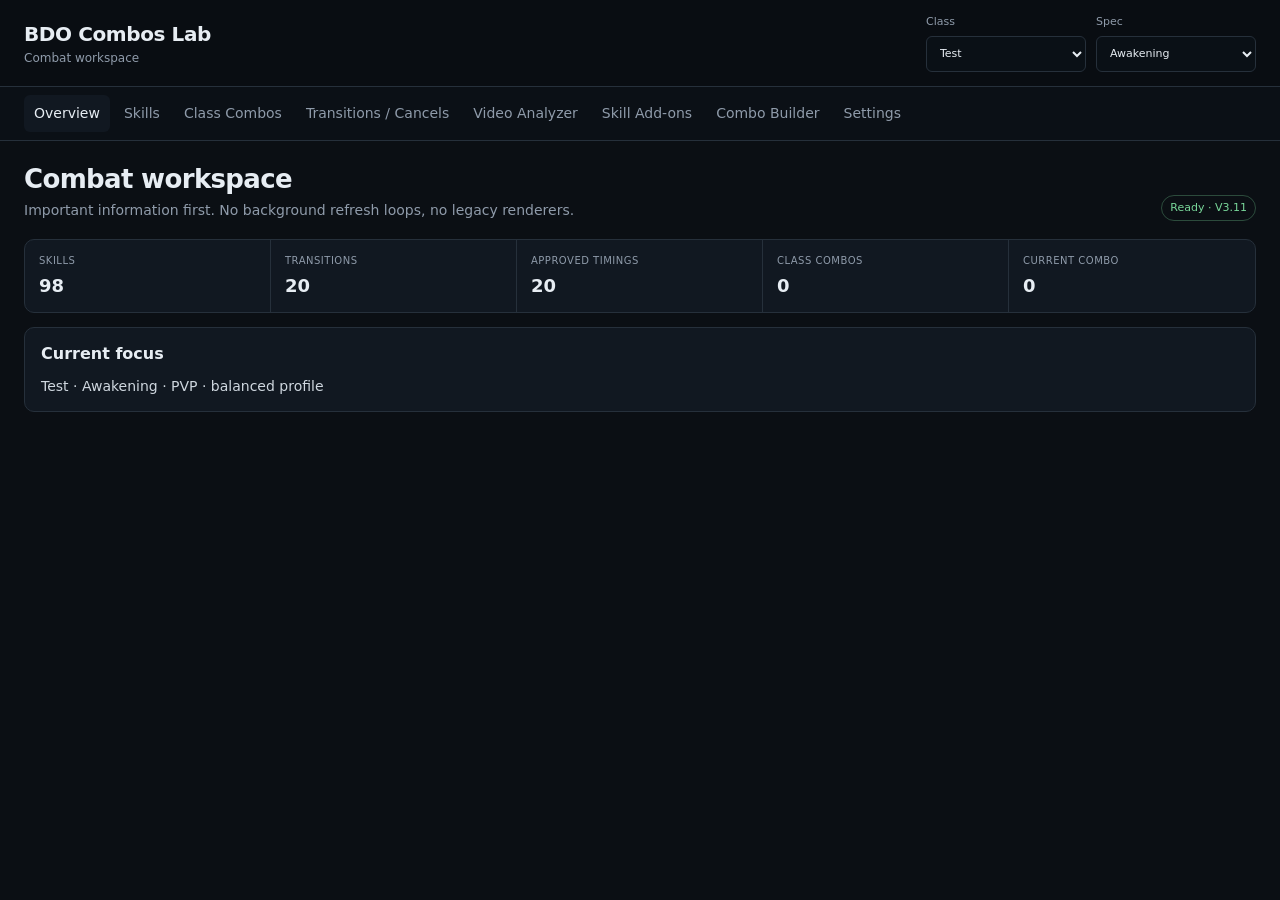
<file: index.html>
<!doctype html>
<html lang="en">
<head>
  <meta charset="utf-8">
  <meta name="viewport" content="width=device-width,initial-scale=1">
  <title>BDO Combos Lab</title>
  <meta name="description" content="BDO combat workspace for skills, transitions, cancels and combo analysis.">
  <link rel="stylesheet" href="/styles.css?v=1">
</head>
<body>
<header class="topbar">
  <div class="brand"><strong>BDO Combos Lab</strong><span>Combat workspace</span></div>
  <div class="context-controls">
    <label>Class<select id="classSelector"></select></label>
    <label>Spec<select id="specSelector"><option>Awakening</option><option>Succession</option></select></label>
  </div>
</header>
<nav class="nav" id="nav">
  <button data-page="home" class="active">Overview</button><button data-page="skills">Skills</button><button data-page="classCombos">Class Combos</button><button data-page="transitions">Transitions / Cancels</button><button data-page="video">Video Analyzer</button><button data-page="addons">Skill Add-ons</button><button data-page="builder">Combo Builder</button><button data-page="settings">Settings</button>
</nav>
<main>
<section id="page-home" class="page active"><div class="page-head"><div><h1>Combat workspace</h1><p>Important information first. No background refresh loops, no legacy renderers.</p></div><span class="status-pill good" id="appHealth">Starting…</span></div><div id="overviewMetrics" class="metrics"></div><div class="surface compact"><h2>Current focus</h2><div id="overviewFocus" class="focus-line"></div></div></section>
<section id="page-skills" class="page"><div class="page-head"><div><h1>Skills</h1><p>Combat data used by AnalysisCore.</p></div><button class="primary" id="addSkillBtn">Add skill</button></div><div id="skillsTable"></div></section>
<section id="page-classCombos" class="page"><div class="page-head"><div><h1>Class Combos</h1><p>Readable, compact reference routes.</p></div><button class="primary" id="addComboBtn">Add combo</button></div><div id="classCombosList" class="rows"></div></section>
<section id="page-transitions" class="page"><div class="page-head"><div><h1>Transitions & Cancels</h1><p>Review timing, cancel points and entry skips. All review controls are persistent.</p></div><button class="primary" id="addTransitionBtn">Add transition</button></div><div id="transitionSummary" class="metrics"></div><div id="transitionList" class="rows"></div></section>
<section id="page-video" class="page"><div class="page-head"><div><h1>Video Analyzer</h1><p>Measure skill events and send exact frame timings into the combat dataset.</p></div></div><div class="surface"><div class="form-grid"><label>Video file<input id="videoFile" type="file" accept="video/*"></label><label>FPS<input id="videoFps" type="number" min="1" value="60"></label></div><video id="timingVideo" controls></video><div class="toolbar"><button id="markTransitionBtn">Mark transition</button><button id="markCcBtn">Mark CC</button><button id="markDamageBtn">Mark damage</button><button id="clearMarkersBtn">Clear markers</button></div><div id="videoMarkers" class="rows"></div></div></section>
<section id="page-addons" class="page"><div class="page-head"><div><h1>Skill Add-ons</h1><p>Two-effect loadouts tied to skills, with PvP/PvE context and persistent notes.</p></div><button class="primary" id="addAddonBtn">Add add-on</button></div><div id="addonList" class="rows"></div></section>
<section id="page-builder" class="page"><div class="page-head"><div><h1>Combo Builder</h1><p>Timeline-aware optimization with private AnalysisCore.</p></div><span id="analysisStatus" class="status-pill">AnalysisCore · loading</span></div><div id="builderStats" class="stats-table"></div><div class="surface compact"><div class="builder-head"><h2>Current combo</h2><div class="toolbar"><button id="clearComboBtn">Clear</button><button id="suggestBtn">Refresh suggestions</button><button class="primary" id="completeBtn">Complete combo</button></div></div><div id="comboSequence" class="sequence"></div></div><div class="workspace-split"><div><h2>Suggestions</h2><div id="suggestions" class="rows"></div></div><div><h2>Combat Coach</h2><div id="coach" class="coach"></div></div></div></section>
<section id="page-settings" class="page"><div class="page-head"><div><h1>Analysis settings</h1><p>Presets first, advanced engine controls underneath.</p></div></div><div class="preset-bar" id="presetBar"><button data-preset="balanced" class="active">Balanced</button><button data-preset="pvp-safe">PvP Safe</button><button data-preset="pvp-burst">PvP Burst</button><button data-preset="pve-dps">PvE DPS</button></div><div id="settingsForm" class="settings"></div></section>
</main>
<dialog id="editorDialog"><form method="dialog" id="editorForm"><div class="dialog-head"><h2 id="editorTitle">Edit</h2><button type="button" class="icon-btn" onclick="this.closest('dialog').close()">×</button></div><div id="editorFields" class="form-grid"></div><div class="dialog-actions"><button type="button" onclick="this.closest('dialog').close()">Cancel</button><button type="submit" class="primary" id="editorSave">Save</button></div></form></dialog>
<script src="/skills-manual-base-v311.js?v=3.11" defer></script>
<script src="/skills-manual-common-rest-v311.js?v=3.11" defer></script>
<script src="/skills-manual-awakening-a-v311.js?v=3.11" defer></script>
<script src="/skills-manual-awakening-b-v311.js?v=3.11" defer></script>
<script src="/transitions-manual-v311.js?v=3.11" defer></script>
<script src="/app-mini-v3.js?v=3.3" defer></script>
<script src="/skill-editor-v311.js?v=3.11" defer></script>
<script src="/analysiscore-client-v35.js?v=3.11" defer></script>
<script src="/combo-orientation-v36.js?v=3.6" defer></script>
<script src="/class-combos-v37.js?v=3.7" defer></script>
<script src="/skill-addons-v38.js?v=3.9.1" defer></script>
<script src="/analysiscore-addons-v39.js?v=3.10" defer></script>
<script src="/class-combo-analysis-v311.js?v=3.11" defer></script>
<script src="/app-version.js?v=3.11" defer></script>
</body></html>
</file>
<file: styles.css>
:root{--bg:#0b0f14;--panel:#111821;--panel-2:#0e141c;--line:#26303b;--text:#e7edf3;--muted:#8f9baa;--accent:#7c9cff;--accent-soft:#1b2744;--good:#79d79a;--warn:#e6c36a;--bad:#ff8d8d;--radius:10px}*{box-sizing:border-box}html{background:var(--bg);color:var(--text)}body{margin:0;font:14px/1.5 Inter,ui-sans-serif,system-ui,-apple-system,Segoe UI,Roboto,sans-serif;background:var(--bg);color:var(--text)}button,input,select,textarea{font:inherit}.topbar{min-height:72px;display:flex;align-items:center;justify-content:space-between;gap:20px;padding:14px 24px;border-bottom:1px solid var(--line);background:#090d12;position:sticky;top:0;z-index:20}.brand{display:flex;flex-direction:column}.brand strong{font-size:20px;letter-spacing:-.02em}.brand span{font-size:12px;color:var(--muted)}.context-controls{display:flex;gap:10px}.context-controls label,.form-grid label{display:grid;gap:5px;color:var(--muted);font-size:11px}.context-controls select{min-width:160px}.nav{display:flex;gap:4px;overflow-x:auto;padding:8px 24px;border-bottom:1px solid var(--line);background:#0b1016;position:sticky;top:72px;z-index:19}.nav button,.preset-bar button{border:0;background:transparent;color:var(--muted);padding:8px 10px;border-radius:6px;white-space:nowrap}.nav button.active,.nav button:hover,.preset-bar button.active,.preset-bar button:hover{background:var(--panel);color:var(--text)}main{max-width:1280px;margin:0 auto;padding:24px}.page{display:none}.page.active{display:block}.page-head{display:flex;justify-content:space-between;align-items:flex-end;gap:20px;margin:0 0 18px}.page-head h1{font-size:26px;line-height:1.15;margin:0 0 6px;letter-spacing:-.025em}.page-head p{margin:0;color:var(--muted);max-width:780px}.surface{background:var(--panel);border:1px solid var(--line);border-radius:var(--radius);padding:16px}.surface.compact{padding:14px 16px}.surface h2,.workspace-split h2,.builder-head h2{font-size:16px;margin:0 0 10px}.metrics{display:grid;grid-template-columns:repeat(5,minmax(0,1fr));border:1px solid var(--line);border-radius:var(--radius);overflow:hidden;background:var(--panel);margin-bottom:14px}.metric{padding:13px 14px;border-right:1px solid var(--line)}.metric:last-child{border-right:0}.metric span{display:block;color:var(--muted);font-size:10px;text-transform:uppercase;letter-spacing:.05em}.metric strong{display:block;margin-top:4px;font-size:18px}.focus-line{color:#cfd7df}.rows{display:grid;gap:8px}.row{display:grid;grid-template-columns:minmax(220px,1.3fr) repeat(3,minmax(110px,.55fr)) minmax(220px,1fr);gap:10px;align-items:center;padding:11px 12px;border:1px solid var(--line);border-radius:8px;background:var(--panel)}.row-title strong{display:block}.row-title small,.cell span{display:block;color:var(--muted);font-size:10px}.cell b{display:block;margin-top:2px}.actions{display:flex;justify-content:flex-end;gap:5px;flex-wrap:wrap}.status-pill{display:inline-flex;align-items:center;gap:6px;padding:4px 8px;border:1px solid var(--line);border-radius:999px;color:var(--muted);font-size:11px}.status-pill.good{color:var(--good);border-color:rgba(121,215,154,.3)}.status-pill.warn{color:var(--warn)}.status-pill.bad{color:var(--bad)}button{min-height:32px;border:1px solid var(--line);background:var(--panel-2);color:#cdd6df;padding:0 10px;border-radius:6px;cursor:pointer}button:hover{background:#18222d;color:#fff}button.primary{background:var(--accent-soft);border-color:#37517f;color:#dce7ff}button.danger{color:var(--bad);border-color:rgba(255,141,141,.25)}input,select,textarea{min-height:36px;border:1px solid var(--line);border-radius:6px;background:#0a1016;color:var(--text);padding:7px 9px;outline:none}input:focus,select:focus,textarea:focus{border-color:var(--accent)}textarea{min-height:90px;resize:vertical}.form-grid{display:grid;grid-template-columns:repeat(2,minmax(0,1fr));gap:12px}.form-grid .wide{grid-column:1/-1}.toolbar{display:flex;gap:6px;flex-wrap:wrap}.builder-head{display:flex;align-items:center;justify-content:space-between;gap:16px}.sequence{display:flex;gap:6px;flex-wrap:wrap;min-height:42px;align-items:center}.skill-chip{display:inline-flex;align-items:center;gap:7px;padding:7px 9px;border:1px solid var(--line);border-radius:7px;background:var(--panel-2)}.skill-chip.bad{border-color:rgba(255,141,141,.5);background:rgba(140,35,35,.16)}.skill-chip button{min-height:20px;padding:0 5px;border:0;background:transparent}.workspace-split{display:grid;grid-template-columns:1.15fr .85fr;gap:18px;margin-top:18px}.coach{display:grid;gap:8px}.coach-item{padding:10px 0;border-top:1px solid var(--line)}.coach-item:first-child{border-top:0}.coach-item strong{display:block;margin-bottom:3px}.coach-item p{margin:0;color:var(--muted)}.stats-table{display:grid;grid-template-columns:repeat(6,minmax(0,1fr));border:1px solid var(--line);border-radius:var(--radius);overflow:hidden;margin-bottom:14px}.stat-cell{padding:10px 12px;border-right:1px solid var(--line);background:var(--panel)}.stat-cell:last-child{border-right:0}.stat-cell span{display:block;color:var(--muted);font-size:9px;text-transform:uppercase}.stat-cell b{display:block;margin-top:3px;font-size:13px}.preset-bar{display:flex;gap:6px;flex-wrap:wrap;margin-bottom:14px}.settings{display:grid;grid-template-columns:repeat(2,minmax(0,1fr));gap:10px}.setting-group{padding:15px;border:1px solid var(--line);border-radius:var(--radius);background:var(--panel)}.setting-group h2{font-size:15px;margin:0 0 12px}.setting-row{display:grid;grid-template-columns:1fr 180px;gap:16px;align-items:center;padding:7px 0}.setting-row span{color:var(--muted);font-size:12px}.setting-row input,.setting-row select{width:100%}video{width:100%;max-height:520px;background:#05080c;border:1px solid var(--line);border-radius:8px;margin:14px 0}dialog{width:min(720px,calc(100vw - 32px));border:1px solid var(--line);border-radius:12px;background:var(--panel);color:var(--text);padding:0}dialog::backdrop{background:rgba(0,0,0,.68)}#editorForm{padding:16px}.dialog-head,.dialog-actions{display:flex;justify-content:space-between;align-items:center;gap:12px}.dialog-head h2{margin:0;font-size:18px}.dialog-actions{justify-content:flex-end;margin-top:16px}.icon-btn{border:0;background:transparent;font-size:24px}.empty{padding:20px;border:1px dashed var(--line);border-radius:8px;color:var(--muted);background:var(--panel-2)}@media(max-width:980px){.metrics{grid-template-columns:repeat(2,1fr)}.metric{border-bottom:1px solid var(--line)}.row{grid-template-columns:1fr 1fr 1fr}.row-title,.actions{grid-column:1/-1}.workspace-split,.settings{grid-template-columns:1fr}.stats-table{grid-template-columns:repeat(3,1fr)}}@media(max-width:700px){.topbar{align-items:flex-start;position:static;flex-direction:column}.nav{top:0}.context-controls{width:100%}.context-controls label{flex:1}.context-controls select{min-width:0;width:100%}main{padding:16px}.page-head{align-items:flex-start;flex-direction:column}.form-grid,.settings{grid-template-columns:1fr}.form-grid .wide{grid-column:auto}.stats-table{grid-template-columns:repeat(2,1fr)}.row{grid-template-columns:1fr 1fr}.row-title,.actions{grid-column:1/-1}.setting-row{grid-template-columns:1fr}}
</file>
